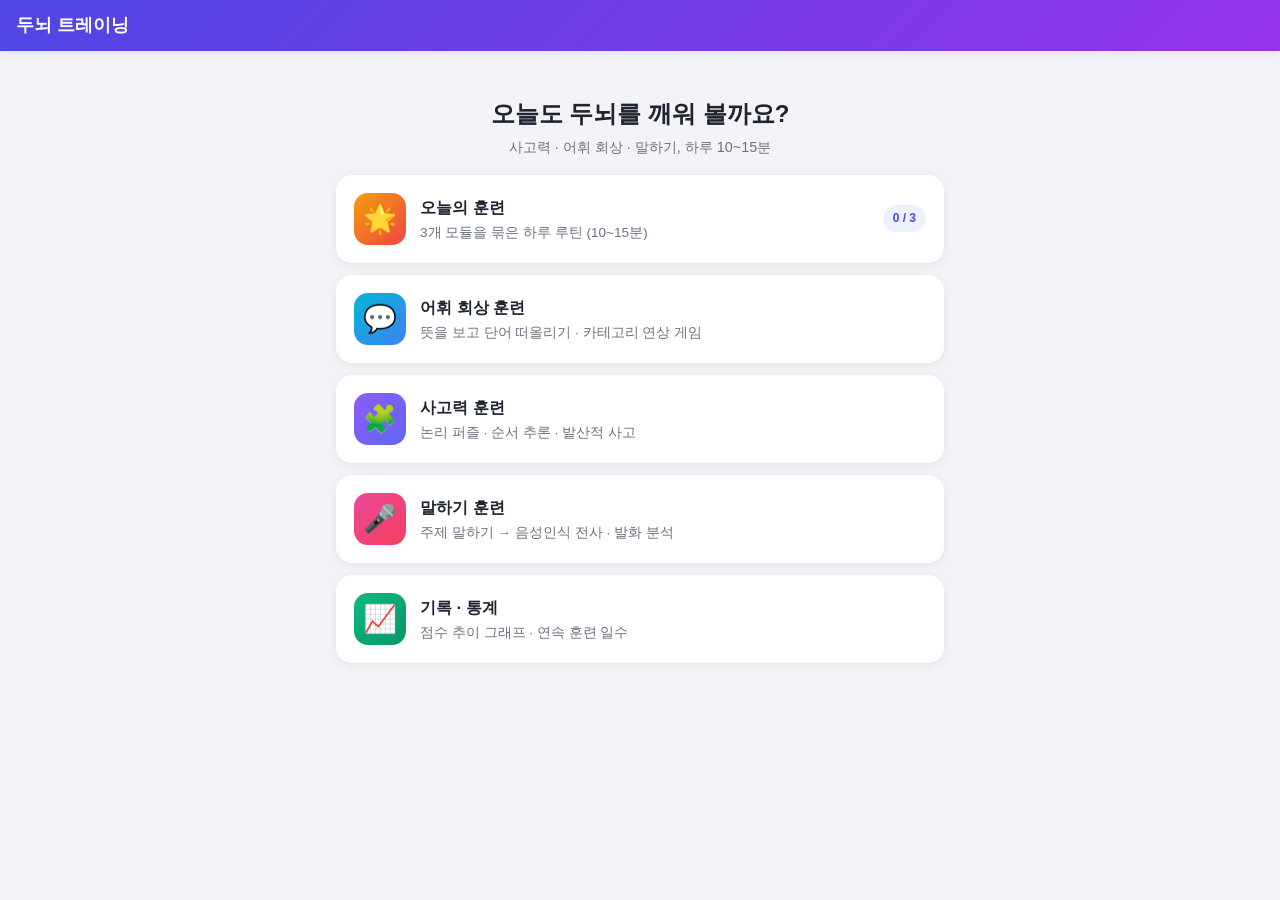
<file: brain-training/index.html>
<!DOCTYPE html>
<html lang="ko">
<head>
  <meta charset="UTF-8">
  <meta name="viewport" content="width=device-width, initial-scale=1.0, viewport-fit=cover">
  <meta name="theme-color" content="#4f46e5">
  <meta name="description" content="사고력·어휘 회상·말하기 능력을 훈련하는 두뇌 트레이닝 앱">
  <title>두뇌 트레이닝</title>
  <link rel="manifest" href="manifest.webmanifest">
  <link rel="icon" href="icons/icon-192.png">
  <link rel="apple-touch-icon" href="icons/apple-touch-icon.png">
  <meta name="apple-mobile-web-app-capable" content="yes">
  <meta name="apple-mobile-web-app-status-bar-style" content="black-translucent">
  <meta name="apple-mobile-web-app-title" content="두뇌훈련">
  <link rel="stylesheet" href="css/style.css">
</head>
<body>
  <header class="topbar">
    <button id="btn-back" class="topbar-back hidden" aria-label="뒤로 가기">&#8592;</button>
    <h1 id="topbar-title" class="topbar-title">두뇌 트레이닝</h1>
    <span id="topbar-streak" class="topbar-streak" title="연속 훈련 일수"></span>
  </header>

  <main id="app" class="app"></main>

  <div id="toast" class="toast hidden" role="status"></div>

  <script type="module" src="js/app.js"></script>
</body>
</html>
</file>
<file: brain-training/css/style.css>
/* ===== 두뇌 트레이닝 — 모바일 우선 스타일 ===== */
:root {
  --primary: #4f46e5;
  --primary-dark: #4338ca;
  --accent: #9333ea;
  --bg: #f4f4f8;
  --card: #ffffff;
  --text: #1f2430;
  --text-dim: #6b7280;
  --ok: #16a34a;
  --bad: #dc2626;
  --warn: #d97706;
  --line: #e5e7eb;
  --radius: 16px;
  --shadow: 0 2px 10px rgba(30, 30, 60, 0.08);
}

* { margin: 0; padding: 0; box-sizing: border-box; }

html { -webkit-text-size-adjust: 100%; }

body {
  font-family: "Pretendard", "Apple SD Gothic Neo", "Noto Sans KR", "Malgun Gothic", sans-serif;
  background: var(--bg);
  color: var(--text);
  line-height: 1.55;
  min-height: 100dvh;
  padding-bottom: env(safe-area-inset-bottom);
}

.hidden { display: none !important; }

/* ---- 상단 바 ---- */
.topbar {
  position: sticky; top: 0; z-index: 20;
  display: flex; align-items: center; gap: 10px;
  padding: calc(12px + env(safe-area-inset-top)) 16px 12px;
  background: linear-gradient(135deg, var(--primary), var(--accent));
  color: #fff;
  box-shadow: var(--shadow);
}
.topbar-title { font-size: 1.1rem; font-weight: 700; flex: 1; }
.topbar-back {
  background: rgba(255,255,255,0.18); color: #fff; border: none;
  width: 36px; height: 36px; border-radius: 50%;
  font-size: 1.2rem; cursor: pointer; flex-shrink: 0;
}
.topbar-back:active { background: rgba(255,255,255,0.35); }
.topbar-streak { font-size: 0.95rem; font-weight: 700; }

/* ---- 레이아웃 ---- */
.app {
  max-width: 560px;
  margin: 0 auto;
  padding: 16px 16px 48px;
}

.card {
  background: var(--card);
  border-radius: var(--radius);
  box-shadow: var(--shadow);
  padding: 18px;
  margin-bottom: 14px;
}

.section-title { font-size: 1.05rem; font-weight: 700; margin-bottom: 10px; }
.muted { color: var(--text-dim); font-size: 0.9rem; }

/* ---- 홈 메뉴 ---- */
.home-hero {
  text-align: center;
  padding: 20px 8px 16px;
}
.home-hero h2 { font-size: 1.3rem; margin-bottom: 4px; }

.menu-card {
  display: flex; align-items: center; gap: 14px;
  width: 100%;
  background: var(--card); border: none; text-align: left;
  border-radius: var(--radius); box-shadow: var(--shadow);
  padding: 18px; margin-bottom: 12px;
  cursor: pointer; font: inherit; color: inherit;
  transition: transform 0.08s ease;
}
.menu-card:active { transform: scale(0.98); }
.menu-card .icon {
  width: 52px; height: 52px; border-radius: 14px; flex-shrink: 0;
  display: flex; align-items: center; justify-content: center;
  font-size: 1.7rem; color: #fff;
}
.menu-card .icon.i-daily { background: linear-gradient(135deg, #f59e0b, #ef4444); }
.menu-card .icon.i-vocab { background: linear-gradient(135deg, #06b6d4, #3b82f6); }
.menu-card .icon.i-think { background: linear-gradient(135deg, #8b5cf6, #6366f1); }
.menu-card .icon.i-speech { background: linear-gradient(135deg, #ec4899, #f43f5e); }
.menu-card .icon.i-stats { background: linear-gradient(135deg, #10b981, #059669); }
.menu-card h3 { font-size: 1.02rem; margin-bottom: 2px; }
.menu-card p { font-size: 0.85rem; color: var(--text-dim); }
.menu-card .badge {
  margin-left: auto; flex-shrink: 0;
  background: #eef2ff; color: var(--primary);
  font-size: 0.75rem; font-weight: 700;
  padding: 4px 10px; border-radius: 999px;
}
.menu-card .badge.done { background: #dcfce7; color: var(--ok); }

/* ---- 버튼 ---- */
.btn {
  display: inline-flex; align-items: center; justify-content: center; gap: 8px;
  border: none; border-radius: 12px; cursor: pointer;
  font: inherit; font-weight: 700; font-size: 1rem;
  padding: 13px 20px;
  background: var(--primary); color: #fff;
  transition: filter 0.1s ease, transform 0.08s ease;
  -webkit-tap-highlight-color: transparent;
}
.btn:active { transform: scale(0.98); filter: brightness(0.92); }
.btn:disabled { opacity: 0.45; cursor: default; }
.btn.block { display: flex; width: 100%; }
.btn.ghost { background: #eef2ff; color: var(--primary); }
.btn.danger { background: var(--bad); }
.btn.ok { background: var(--ok); }
.btn.small { padding: 8px 14px; font-size: 0.88rem; border-radius: 10px; }

.btn-row { display: flex; gap: 10px; margin-top: 12px; }
.btn-row .btn { flex: 1; }

/* ---- 선택 칩 ---- */
.chip-group { display: flex; flex-wrap: wrap; gap: 8px; margin: 8px 0 4px; }
.chip {
  border: 1.5px solid var(--line); background: #fff; color: var(--text-dim);
  border-radius: 999px; padding: 8px 16px; font: inherit; font-size: 0.9rem;
  font-weight: 600; cursor: pointer;
}
.chip.active { border-color: var(--primary); background: #eef2ff; color: var(--primary); }

/* ---- 퀴즈 공통 ---- */
.quiz-progress { display: flex; align-items: center; gap: 10px; margin-bottom: 12px; }
.quiz-progress .bar { flex: 1; height: 8px; background: var(--line); border-radius: 99px; overflow: hidden; }
.quiz-progress .bar > div { height: 100%; background: linear-gradient(90deg, var(--primary), var(--accent)); border-radius: 99px; transition: width 0.25s ease; }
.quiz-progress .label { font-size: 0.85rem; font-weight: 700; color: var(--text-dim); white-space: nowrap; }

.question-text { font-size: 1.12rem; font-weight: 600; margin: 6px 0 14px; word-break: keep-all; }
.question-meta { font-size: 0.8rem; color: var(--text-dim); margin-bottom: 4px; }

.answer-input {
  width: 100%; font: inherit; font-size: 1.05rem;
  padding: 13px 14px; border: 1.5px solid var(--line); border-radius: 12px;
  background: #fff; color: var(--text);
}
.answer-input:focus { outline: none; border-color: var(--primary); }

textarea.answer-input { resize: vertical; min-height: 110px; }

.choices { display: flex; flex-direction: column; gap: 10px; }
.choice-btn {
  text-align: left; border: 1.5px solid var(--line); background: #fff;
  border-radius: 12px; padding: 13px 14px; font: inherit; font-size: 0.98rem;
  cursor: pointer; color: var(--text); word-break: keep-all;
}
.choice-btn:active { background: #f5f6fb; }
.choice-btn.correct { border-color: var(--ok); background: #f0fdf4; }
.choice-btn.wrong { border-color: var(--bad); background: #fef2f2; }
.choice-btn:disabled { cursor: default; }

.feedback { margin-top: 12px; padding: 12px 14px; border-radius: 12px; font-size: 0.95rem; }
.feedback.good { background: #f0fdf4; color: #166534; }
.feedback.bad { background: #fef2f2; color: #991b1b; }
.feedback.info { background: #eff6ff; color: #1e40af; }

/* ---- 타이머 ---- */
.timer {
  font-variant-numeric: tabular-nums;
  font-size: 1.6rem; font-weight: 800; text-align: center;
  color: var(--primary); margin: 6px 0;
}
.timer.urgent { color: var(--bad); }

/* ---- 결과 화면 ---- */
.result-score {
  text-align: center; font-size: 2.6rem; font-weight: 800;
  color: var(--primary); margin: 6px 0 2px;
}
.result-sub { text-align: center; color: var(--text-dim); margin-bottom: 12px; }
.stat-grid { display: grid; grid-template-columns: 1fr 1fr; gap: 10px; margin: 12px 0; }
.stat-box { background: #f8f9fd; border-radius: 12px; padding: 12px; text-align: center; }
.stat-box .v { font-size: 1.3rem; font-weight: 800; color: var(--text); }
.stat-box .k { font-size: 0.78rem; color: var(--text-dim); margin-top: 2px; }

.review-list { list-style: none; margin-top: 10px; }
.review-list li {
  padding: 10px 0; border-bottom: 1px solid var(--line);
  font-size: 0.92rem; display: flex; gap: 8px; align-items: baseline;
}
.review-list li:last-child { border-bottom: none; }
.review-list .mark { font-weight: 800; flex-shrink: 0; }
.review-list .mark.o { color: var(--ok); }
.review-list .mark.x { color: var(--bad); }

/* ---- 태그(단어 목록) ---- */
.tag-list { display: flex; flex-wrap: wrap; gap: 8px; margin-top: 8px; }
.tag { background: #eef2ff; color: var(--primary); border-radius: 999px; padding: 5px 12px; font-size: 0.88rem; font-weight: 600; }
.tag.dup { background: #fef2f2; color: var(--bad); text-decoration: line-through; }
.tag.extra { background: #f4f4f5; color: var(--text-dim); }

/* ---- 말하기 훈련 ---- */
.transcript-box {
  min-height: 130px; max-height: 40dvh; overflow-y: auto;
  background: #f8f9fd; border-radius: 12px; padding: 14px;
  font-size: 0.98rem; margin: 10px 0; white-space: pre-wrap; word-break: break-all;
}
.transcript-box .interim { color: var(--text-dim); }
.rec-dot {
  display: inline-block; width: 10px; height: 10px; border-radius: 50%;
  background: var(--bad); margin-right: 6px;
  animation: pulse 1.2s infinite;
}
@keyframes pulse { 0%,100% { opacity: 1; } 50% { opacity: 0.25; } }

/* ---- 통계 ---- */
.chart-wrap { overflow-x: auto; }
.chart-svg { width: 100%; min-width: 300px; height: auto; display: block; }
.legend { display: flex; flex-wrap: wrap; gap: 12px; margin-top: 8px; font-size: 0.82rem; color: var(--text-dim); }
.legend .dot { display: inline-block; width: 9px; height: 9px; border-radius: 50%; margin-right: 5px; }

.history-table { width: 100%; border-collapse: collapse; font-size: 0.88rem; }
.history-table th, .history-table td { padding: 8px 6px; text-align: left; border-bottom: 1px solid var(--line); }
.history-table th { color: var(--text-dim); font-weight: 600; font-size: 0.8rem; }

/* ---- 토스트 ---- */
.toast {
  position: fixed; left: 50%; bottom: 28px; transform: translateX(-50%);
  background: #1f2430; color: #fff; padding: 11px 20px; border-radius: 12px;
  font-size: 0.92rem; z-index: 50; max-width: 90vw; text-align: center;
  box-shadow: 0 4px 16px rgba(0,0,0,0.25);
}

/* ---- 데스크톱 보정 ---- */
@media (min-width: 700px) {
  .app { max-width: 640px; padding-top: 24px; }
  .home-hero h2 { font-size: 1.5rem; }
}
</file>
